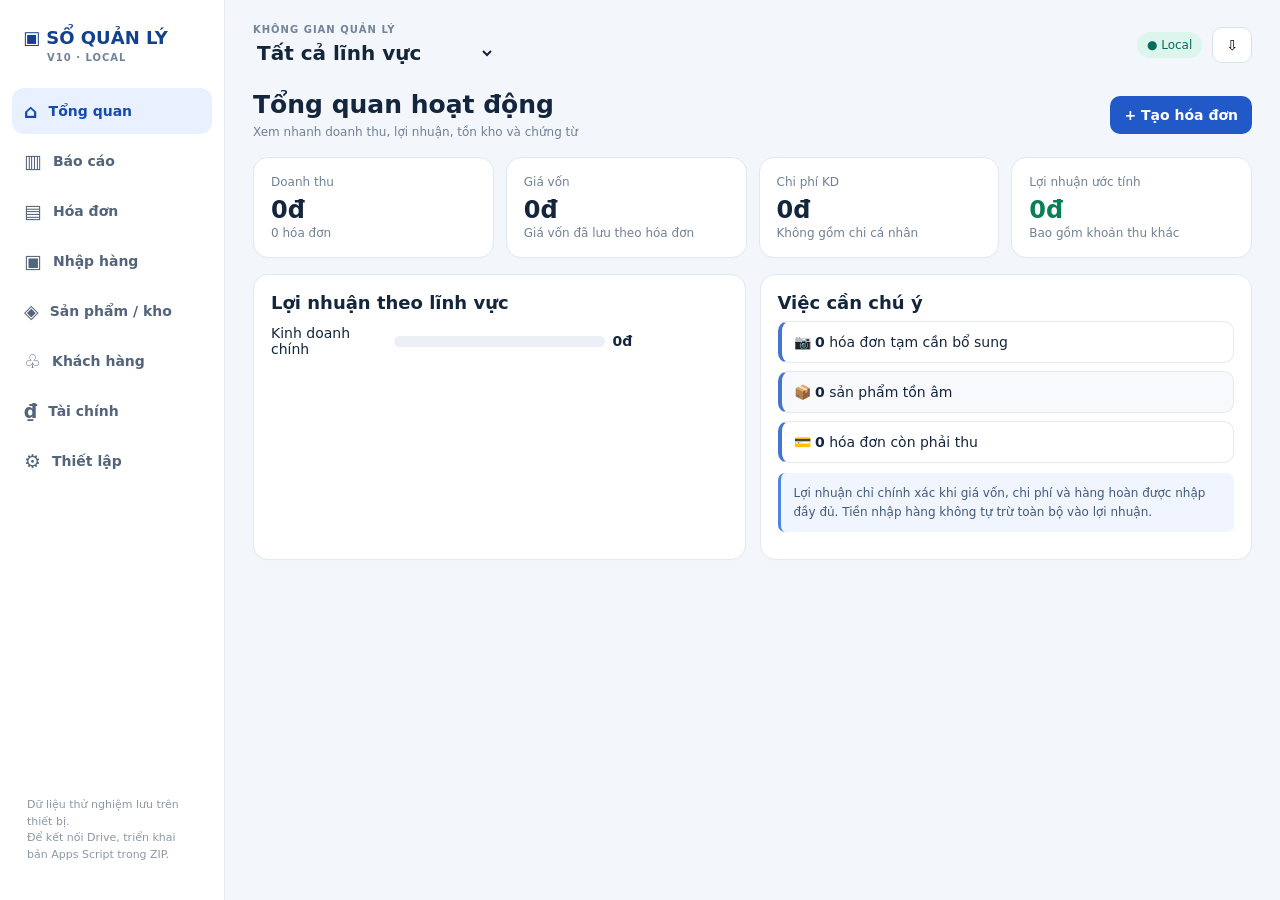
<file: index.html>
<!doctype html><html lang="vi"><head><meta charset="utf-8"><meta name="viewport" content="width=device-width,initial-scale=1,viewport-fit=cover"><meta name="theme-color" content="#173b77"><title>Sổ Quản Lý V10</title><link rel="stylesheet" href="style.css"></head><body><div class="app"><aside class="sidebar"><div class="logo">▣ <span>SỔ QUẢN LÝ</span><small>V10 · LOCAL</small></div><nav id="nav"></nav><div class="footnote">Dữ liệu thử nghiệm lưu trên thiết bị.<br>Để kết nối Drive, triển khai bản Apps Script trong ZIP.</div></aside><main class="main"><header class="top"><div><div class="eyebrow">KHÔNG GIAN QUẢN LÝ</div><select id="scope" aria-label="Chọn lĩnh vực"></select></div><div class="top-right"><span class="localtag">● Local</span><button class="iconbutton" id="backupTop" title="Xuất bản sao JSON">⇩</button></div></header><section id="view" aria-live="polite"></section></main></div><nav class="mobile-nav" id="mobileNav"></nav><dialog id="modal"><form method="dialog" class="modal-head"><h2 id="modalTitle">Nhập liệu</h2><button class="close" value="cancel" aria-label="Đóng">✕</button></form><div id="modalContent"></div></dialog><div class="toast" id="toast" role="status"></div><input type="file" id="importFile" hidden accept="application/json"><script src="app.js"></script></body></html>
</file>
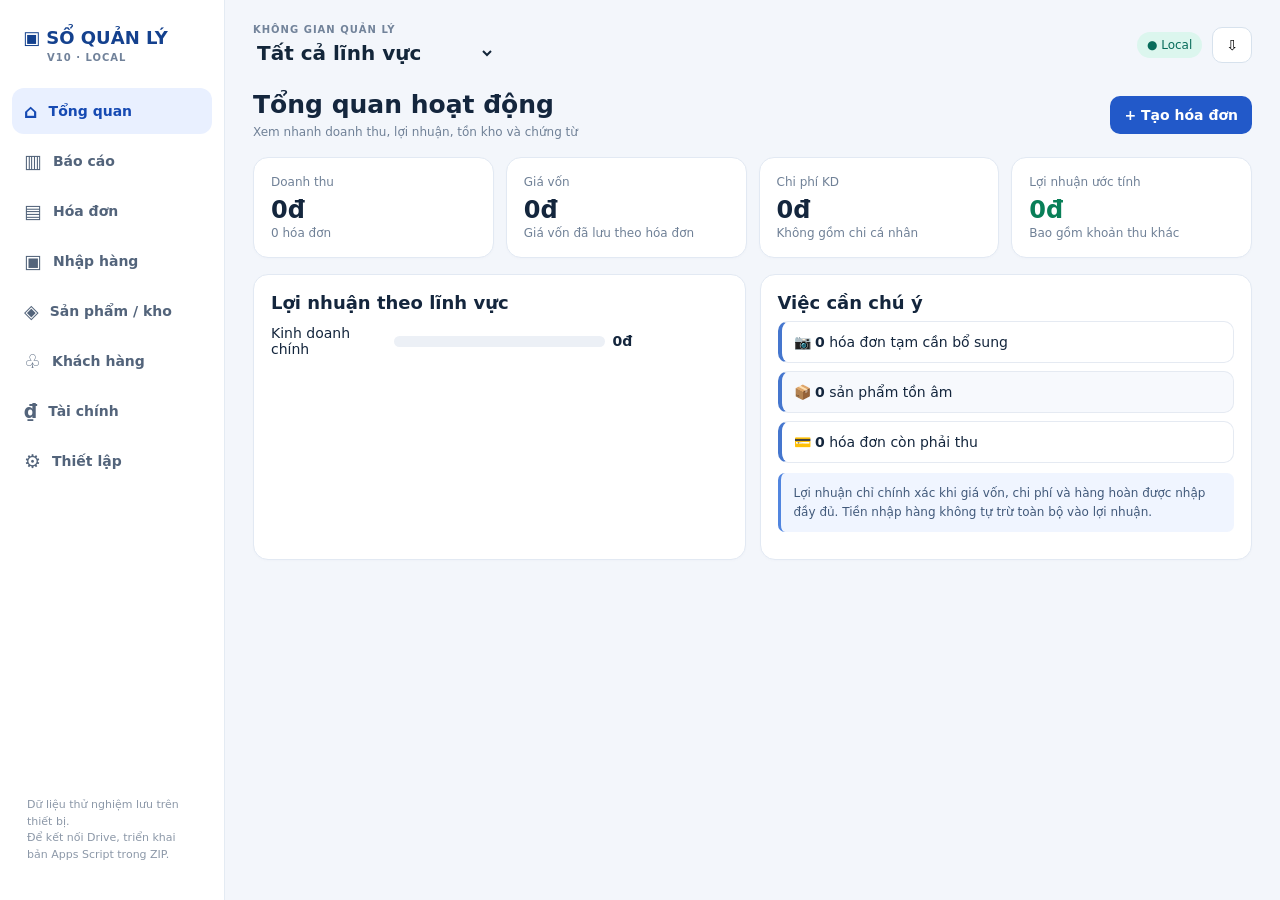
<file: apps-script/Index.html>
<!doctype html><html lang="vi"><head><meta charset="utf-8"><meta name="viewport" content="width=device-width,initial-scale=1,viewport-fit=cover"><meta name="theme-color" content="#173b77"><title>Sổ Quản Lý V10</title><style>:root{font-family:system-ui,-apple-system,'Segoe UI',sans-serif;color:#14263d;background:#f3f6fb;font-size:14px}*{box-sizing:border-box}body{margin:0}button,input,select,textarea{font:inherit}button{cursor:pointer}button:disabled{opacity:.45;cursor:not-allowed}input,select,textarea{width:100%;border:1px solid #ced9e8;border-radius:10px;padding:11px 12px;background:#fff;color:#13263a;min-width:0}input:focus,select:focus,textarea:focus{outline:2px solid #9fc3ff;border-color:#3c79e0}label{display:block;font-weight:650;font-size:12px;color:#506078;margin:0 0 5px}h1{font-size:25px;margin:0}h2{font-size:18px;margin:0}h3{font-size:15px;margin:0}.app{max-width:1600px;min-height:100dvh;margin:auto;display:flex}.sidebar{width:225px;flex-shrink:0;background:#fff;border-right:1px solid #e4ebf3;padding:22px 12px;display:flex;flex-direction:column;position:sticky;top:0;height:100dvh}.logo{font-weight:850;color:#14418e;font-size:18px;padding:5px 11px 25px}.logo small{font-size:10px;display:block;color:#71829a;margin:4px 0 0 24px;letter-spacing:1px}.sidebar nav{display:grid;gap:4px}.navbtn{border:0;background:transparent;border-radius:12px;padding:12px;text-align:left;display:flex;gap:11px;color:#53647b;font-weight:650;align-items:center}.navbtn.active{color:#164ab3;background:#e9f0ff}.navbtn .ic{font-size:19px}.footnote{margin-top:auto;font-size:11px;line-height:1.5;color:#8c98a8;padding:15px}.main{flex:1;min-width:0;padding:24px 28px 90px}.top{display:flex;justify-content:space-between;align-items:center;gap:12px;margin-bottom:24px}.eyebrow{font-size:10px;color:#72839a;letter-spacing:1px;font-weight:750;margin-bottom:5px}#scope{border:0;background:transparent;padding:0 25px 0 0;font-weight:850;font-size:20px;max-width:350px}.top-right{display:flex;gap:10px;align-items:center}.localtag{border-radius:20px;padding:6px 10px;color:#086c5b;background:#dcf6ee;font-size:12px}.iconbutton{border:1px solid #d7e2ed;background:white;border-radius:10px;padding:9px 13px}.page-head{display:flex;align-items:center;justify-content:space-between;gap:12px;margin-bottom:18px}.subtitle{color:#708197;margin-top:6px;font-size:12px}.btn{background:#2259c9;color:white;border:0;border-radius:10px;padding:11px 14px;font-weight:700;white-space:nowrap}.btn.alt{background:#e7efff;color:#2259c9}.btn.gray{background:#eef2f7;color:#334155}.btn.danger{background:#fee8e8;color:#b42318}.btn.sm{padding:7px 10px;font-size:12px}.cards{display:grid;grid-template-columns:repeat(4,minmax(0,1fr));gap:12px;margin-bottom:16px}.card,.panel{background:white;border:1px solid #e2e9f3;border-radius:15px;padding:17px;box-shadow:0 1px 3px #0e295005}.metric{font-size:24px;font-weight:850;margin:7px 0 2px;overflow-wrap:anywhere}.hint{font-size:12px;color:#708197}.positive{color:#097f58}.negative{color:#c23439}.warn{color:#b36c00}.content-grid{display:grid;grid-template-columns:1fr 1fr;gap:14px}.toolbar{display:flex;gap:9px;align-items:center;flex-wrap:wrap;margin-bottom:13px}.toolbar>*{max-width:240px}.table-wrap{overflow:auto}table{width:100%;border-collapse:collapse;white-space:nowrap;text-align:left}th,td{padding:11px;border-bottom:1px solid #edf1f7;font-size:13px}th{color:#73839b;font-size:11px;text-transform:uppercase}tbody tr:hover{background:#f8fbff}.chip{border-radius:100px;padding:4px 9px;font-size:11px;font-weight:750;background:#edf1f7;color:#53657b}.chip.warn{background:#fff1d9;color:#995a00}.chip.ok{background:#def6e9;color:#0e8057}.chip.bad{background:#fde9e9;color:#ba3131}.chip.blue{background:#e5efff;color:#2157b7}.row-actions{display:flex;gap:5px}.tabs{display:flex;gap:6px;margin:0 0 15px;flex-wrap:wrap}.tab{background:#e9edf4;border:0;border-radius:10px;padding:9px 12px;color:#4b617c}.tab.active{background:#2259c9;color:white}.barline{display:grid;grid-template-columns:115px 1fr 115px;align-items:center;gap:8px;margin:12px 0}.track{height:11px;border-radius:100px;background:#ecf0f6;overflow:hidden}.fill{height:100%;background:#487ce2;border-radius:100px}.cols2{display:grid;grid-template-columns:1fr 1fr;gap:12px}.cols3{display:grid;grid-template-columns:repeat(3,1fr);gap:12px}.field{margin-bottom:12px}.note{border-left:3px solid #5185df;background:#f0f5ff;padding:11px 13px;border-radius:7px;color:#425a7b;font-size:12px;line-height:1.55;margin:10px 0}.listline{border:1px solid #e5eaf2;border-left:4px solid #4576ce;border-radius:10px;padding:12px;margin:8px 0;background:#f7f9fd}.listline:nth-child(even){background:#fff}.side-by-side{display:flex;justify-content:space-between;gap:12px;align-items:center}.money{font-weight:750}.empty{padding:36px;text-align:center;color:#8392a5}.mobile-nav{display:none}dialog{border:0;border-radius:18px;padding:0;width:min(700px,calc(100vw - 20px));max-height:92dvh;box-shadow:0 22px 90px #0f23434a;overflow:auto}dialog::backdrop{background:#10243b9e}.modal-head{position:sticky;top:0;background:#fff;padding:18px 20px;border-bottom:1px solid #e5eaf2;display:flex;justify-content:space-between;z-index:3}.close{border:0;background:#f1f4f8;border-radius:9px;padding:8px 12px}#modalContent{padding:20px}.form-actions{display:flex;justify-content:flex-end;gap:8px;margin-top:14px}.toast{position:fixed;bottom:20px;left:50%;transform:translateX(-50%);background:#173b77;color:#fff;border-radius:12px;padding:13px 18px;display:none;z-index:9;max-width:90%}.thumb{max-width:150px;max-height:110px;border-radius:8px}.separator{border:0;border-top:1px solid #e4eaf1;margin:15px 0}details.filters{background:white;border:1px solid #e2e9f3;padding:12px 15px;border-radius:13px;margin-bottom:14px}details.filters summary{cursor:pointer;font-weight:750;color:#334c70}.smhelp{font-size:11px;color:#8191a4}@media(max-width:1050px){.cards{grid-template-columns:repeat(2,minmax(0,1fr))}.content-grid{grid-template-columns:1fr}}@media(max-width:740px){.sidebar{display:none}.main{padding:16px 12px 115px}.mobile-nav{position:fixed;bottom:0;left:0;right:0;z-index:4;background:#fff;border-top:1px solid #dce5ef;padding:6px 4px max(6px,env(safe-area-inset-bottom));display:grid;grid-template-columns:repeat(4,1fr);gap:1px}.mobile-nav .navbtn{display:flex;flex-direction:column;justify-content:center;text-align:center;gap:2px;font-size:10px;padding:7px 1px}.mobile-nav .navbtn .ic{font-size:20px}.top{margin-bottom:18px}.page-head{align-items:flex-start}.page-head h1{font-size:21px}.cards{gap:8px}.card,.panel{padding:12px}.metric{font-size:19px}.cols2,.cols3{grid-template-columns:1fr}.toolbar>*{max-width:100%}.barline{grid-template-columns:78px 1fr 85px;font-size:11px}.table-wrap{margin:0 -10px}#scope{font-size:17px;max-width:230px}dialog{width:calc(100vw - 12px);max-height:94dvh}#modalContent{padding:14px}.localtag{font-size:10px}}
</style></head><body><div class="app"><aside class="sidebar"><div class="logo">▣ <span>SỔ QUẢN LÝ</span><small>V10 · LOCAL</small></div><nav id="nav"></nav><div class="footnote">Dữ liệu thử nghiệm lưu trên thiết bị.<br>Để kết nối Drive, triển khai bản Apps Script trong ZIP.</div></aside><main class="main"><header class="top"><div><div class="eyebrow">KHÔNG GIAN QUẢN LÝ</div><select id="scope" aria-label="Chọn lĩnh vực"></select></div><div class="top-right"><span class="localtag">● Local</span><button class="iconbutton" id="backupTop" title="Xuất bản sao JSON">⇩</button></div></header><section id="view" aria-live="polite"></section></main></div><nav class="mobile-nav" id="mobileNav"></nav><dialog id="modal"><form method="dialog" class="modal-head"><h2 id="modalTitle">Nhập liệu</h2><button class="close" value="cancel" aria-label="Đóng">✕</button></form><div id="modalContent"></div></dialog><div class="toast" id="toast" role="status"></div><input type="file" id="importFile" hidden accept="application/json"><script>/* Sổ Quản Lý V9 — vanilla JS, zero third-party dependencies. Values of money are integer VND. */
'use strict';
const $=s=>document.querySelector(s), $$=s=>[...document.querySelectorAll(s)];
const uid=()=>globalThis.crypto?.randomUUID?.()||('id_'+Date.now()+'_'+Math.random().toString(36).slice(2));
const today=()=>new Date().toLocaleDateString('en-CA');
const money=n=>Math.round(Number(n)||0).toLocaleString('vi-VN')+'đ';
const esc=x=>String(x??'').replace(/[&<>"']/g,c=>({'&':'&amp;','<':'&lt;','>':'&gt;','"':'&quot;',"'":'&#39;'}[c]));
const num=x=>Number(x)||0;
const fmtDate=x=>x?new Date(x+'T12:00:00').toLocaleDateString('vi-VN'):'';
const setDate=(x)=>String(x||today()).slice(0,10);
const DBNAME='soquanly-v9';const STORE='snapshots';
const schema={businesses:[],accounts:[],customers:[],products:[],orders:[],purchases:[],movements:[],expenses:[],transfers:[],audit:[],settings:{},invoiceSequences:{}};
function initial(){let b=uid(),cash=uid(),bank=uid();return {...structuredClone(schema),businesses:[{id:b,name:'Kinh doanh chính',active:true,createdAt:today()}],accounts:[{id:cash,name:'Tiền mặt',opening:0,scope:'shared',businessId:null,active:true},{id:bank,name:'Ngân hàng',opening:0,scope:'shared',businessId:null,active:true}],settings:{defaultBusiness:b,defaultAccount:cash,defaultPersonalAccount:cash,defaultPurchaseAccount:cash,defaultSaleAccount:cash},invoiceSequences:{}}}
let db=initial(),route='dashboard',scope='all',reportMode='business',reportPeriod='month',reportMonth=today().slice(0,7),filterText='',editingLines=[],editingImage='',filterOpen=false;
const adapter={async load(){return new Promise((resolve)=>{try{const req=indexedDB.open(DBNAME,1);req.onupgradeneeded=()=>req.result.createObjectStore(STORE);req.onsuccess=()=>{const tx=req.result.transaction(STORE,'readonly');const get=tx.objectStore(STORE).get('data');get.onsuccess=()=>resolve(get.result||null);get.onerror=()=>resolve(null)};req.onerror=()=>resolve(JSON.parse(localStorage.getItem(DBNAME)||'null'))}catch(e){resolve(JSON.parse(localStorage.getItem(DBNAME)||'null'))}})},async save(obj){try{await new Promise((resolve,reject)=>{const req=indexedDB.open(DBNAME,1);req.onsuccess=()=>{const tx=req.result.transaction(STORE,'readwrite');tx.objectStore(STORE).put(obj,'data');tx.oncomplete=resolve;tx.onerror=reject};req.onerror=reject})}catch(e){localStorage.setItem(DBNAME,JSON.stringify(obj))}}};
function patch(raw){const d={...structuredClone(schema),...raw};for(const key of Object.keys(schema))if(Array.isArray(schema[key])&&!Array.isArray(d[key]))d[key]=[];d.settings||={};d.invoiceSequences||={};return d}
// Cloud mode is available only from the authorized Apps Script Web App URL.
const CLOUD_MODE=!!(window.google&&google.script&&google.script.run);
let cloudRevision=0, cloudBase=null,cloudReady=false,cloudBusy=false;
function cloudCall(name,arg){return new Promise((resolve,reject)=>google.script.run.withSuccessHandler(resolve).withFailureHandler(err=>reject(new Error(err?.message||String(err))))[name](arg))}
function changedRows(before,after){const changes=[];for(const key of Object.keys(schema)){
 if(Array.isArray(schema[key])){
  const oldMap=new Map((before[key]||[]).map(x=>[String(x.id),x]));const newMap=new Map((after[key]||[]).map(x=>[String(x.id),x]));
  for(const [id,item] of newMap){const old=oldMap.get(id);if(!old||JSON.stringify(old)!==JSON.stringify(item))changes.push({table:key,id,oldVersion:old?Number(old.version||0):0,record:item})}
  for(const [id,old] of oldMap)if(!newMap.has(id))changes.push({table:key,id,oldVersion:Number(old.version||0),deleted:true});
 }else if(JSON.stringify(before[key])!==JSON.stringify(after[key]))changes.push({table:key,id:'__singleton__',oldValue:before[key],value:after[key],singleton:true});
}return changes}
function showConnect(message='Lần đầu sử dụng, hãy kết nối Google Drive để tạo dữ liệu ứng dụng.'){
 let el=document.getElementById('cloudGate');if(!el){el=document.createElement('div');el.id='cloudGate';el.style='position:fixed;inset:0;z-index:99999;background:#f4f7fb;display:flex;align-items:center;justify-content:center;padding:18px;font-family:Arial,sans-serif';document.body.append(el)}
 el.innerHTML='<div style="background:white;border-radius:20px;padding:25px;max-width:460px;width:100%;box-shadow:0 14px 60px #0012"><h2 style="margin-top:0">☁ Kết nối Google Drive</h2><p id="gateMsg" style="line-height:1.6"></p><p style="font-size:13px;color:#666">Google có thể yêu cầu cấp quyền vào Drive và Sheets khi chạy lần đầu. Ứng dụng không yêu cầu N nhập mật khẩu Google trực tiếp.</p><button id="startConnect" style="background:#215bc5;color:white;border:0;padding:13px 18px;border-radius:10px;cursor:pointer;width:100%">Kết nối và khởi tạo dữ liệu</button><p style="font-size:12px;color:#666">Chỉ triển khai Web App cho người được phép sử dụng. Các nhân viên dùng chung URL, không cần chia sẻ mật khẩu.</p></div>';
 document.getElementById('gateMsg').textContent=message;
 document.getElementById('startConnect').onclick=async()=>{const b=document.getElementById('startConnect');b.disabled=true;b.textContent='Đang khởi tạo...';try{const data=await cloudCall('apiInitialize');cloudRevision=data.revision||0;db=patch(data.data);cloudBase=structuredClone(db);cloudReady=true;el.remove();render();toast('Đã kết nối Google Drive và tải dữ liệu')}catch(e){document.getElementById('gateMsg').textContent='Kết nối chưa thành công: '+e.message;b.disabled=false;b.textContent='Thử lại kết nối'}}
}
let saving=Promise.resolve();function persist(){const snapshot=structuredClone(db);saving=saving.then(async()=>{
 if(!CLOUD_MODE){await adapter.save(snapshot);return}
 if(!cloudReady)throw Error('Chưa kết nối Drive');
 const changes=changedRows(cloudBase,snapshot).filter(c=>c.table!=='invoiceSequences');if(!changes.length)return;
 const result=await cloudCall('apiCommit',{revision:cloudRevision,changes,requestId:uid()});
 if(!result.ok){cloudReady=false;showConnect('Dữ liệu đã thay đổi từ thiết bị khác hoặc phát hiện xung đột. Bấm kết nối để tải lại dữ liệu mới; thông tin chưa đồng bộ cần nhập lại.');throw Error(result.error||'SYNC_CONFLICT')}
 cloudRevision=result.revision;for(const assigned of result.assignedCodes||[]){const target=db.orders.find(o=>o.id===assigned.id);if(target)target.code=assigned.code;const original=snapshot.orders.find(o=>o.id===assigned.id);if(original)original.code=assigned.code;}cloudBase=structuredClone(snapshot);
 }).catch(e=>{toast('Đồng bộ chưa thành công: '+e.message);console.error(e)});return saving}

function audit(entity,id,action,before,after){db.audit.unshift({id:uid(),entity,entityId:id,action,date:new Date().toISOString(),before:before??null,after:after??null});if(db.audit.length>2000)db.audit.length=2000}
function storeRecord(key,record){const ix=db[key].findIndex(x=>x.id===record.id),old=ix<0?null:structuredClone(db[key][ix]);record={...record,version:(old?.version||0)+1,updatedAt:new Date().toISOString()};if(ix<0)db[key].push(record);else db[key][ix]=record;audit(key,record.id,old?'update':'create',old,record);persist();render();return record}
function removeRecord(key,id){const old=db[key].find(x=>x.id===id);if(!old)return;db[key]=db[key].filter(x=>x.id!==id);audit(key,id,'delete',old,null);persist();render()}
function askDelete(key,id){if(confirm('Xác nhận xóa? Đây là dữ liệu demo. Lịch sử thay đổi vẫn được ghi nhận.'))removeRecord(key,id)}
function toast(t){const el=$('#toast');el.textContent=t;el.style.display='block';clearTimeout(toast.timer);toast.timer=setTimeout(()=>el.style.display='none',3200)}
const activeBusinesses=()=>db.businesses.filter(x=>x.active!==false);
const bname=id=>db.businesses.find(x=>x.id===id)?.name||'Không xác định';
const aname=id=>db.accounts.find(x=>x.id===id)?.name||'Nguồn không xác định';
const pname=id=>db.products.find(x=>x.id===id)?.name||'Sản phẩm đã xóa';
const cname=id=>db.customers.find(x=>x.id===id)?.name||'Khách lẻ';
const filteredBiz=id=>scope==='all'||scope===id;
const availableAccounts=b=>db.accounts.filter(a=>a.active!==false&&(a.scope==='shared'||a.businessId===b));
function accountOptions(b,selected){return availableAccounts(b).map(a=>`<option value="${esc(a.id)}" ${a.id===selected?'selected':''}>${esc(a.name)} — ${money(accountBalance(a.id))}</option>`).join('')}
function businessOptions(sel){return activeBusinesses().map(b=>`<option value="${esc(b.id)}" ${sel===b.id?'selected':''}>${esc(b.name)}</option>`).join('')}
function selectProductOptions(b){return db.products.filter(p=>p.businessId===b&&p.active!==false).map(p=>`<option value="${esc(p.id)}">${esc(p.name)} · ${esc(p.sku||'')} · tồn ${qtyStock(p.id)}</option>`).join('')}
function signedMovements(){const moves=[];for(const o of db.orders){if(o.kind==='temporary')continue;const paid=num(o.paid);if(paid)moves.push({accountId:o.accountId,value:paid,kind:'sale',ref:o.id});if(o.status==='returned'&&num(o.refund))moves.push({accountId:o.refundAccountId||o.accountId,value:-num(o.refund),kind:'refund',ref:o.id})}for(const p of db.purchases){if(num(p.paid))moves.push({accountId:p.accountId,value:-num(p.paid),kind:'purchase',ref:p.id})}for(const e of db.expenses){moves.push({accountId:e.accountId,value:e.type==='income'?num(e.amount):-num(e.amount),kind:e.type,ref:e.id})}for(const t of db.transfers){moves.push({accountId:t.from,value:-num(t.amount),kind:'transfer',ref:t.id},{accountId:t.to,value:num(t.amount),kind:'transfer',ref:t.id})}return moves}
function accountBalance(id){return num(db.accounts.find(a=>a.id===id)?.opening)+signedMovements().filter(x=>x.accountId===id).reduce((s,x)=>s+x.value,0)}
function inventoryEvents(pid){let events=[];const p=db.products.find(x=>x.id===pid);if(!p)return events;events.push({date:'1900-01-01',type:'opening',delta:num(p.openingQty),unit:num(p.openingCost)});for(const x of db.purchases)for(const l of x.lines||[])if(l.productId===pid)events.push({date:x.date,type:'purchase',delta:num(l.qty),unit:num(l.cost),id:x.id});for(const x of db.orders)if(x.kind!=='temporary')for(const l of x.lines||[])if(l.productId===pid){events.push({date:x.date,type:'sale',delta:-num(l.qty),unit:0,id:x.id});if(x.status==='returned'&&x.restock!==false)events.push({date:x.returnDate||x.date,type:'return',delta:num(l.qty),unit:num(l.costSnapshot),id:x.id+'r'})}for(const x of db.movements)if(x.productId===pid)events.push({date:x.date,type:'adjust',delta:num(x.qty),unit:num(x.unitCost),id:x.id});return events.sort((a,b)=>a.date.localeCompare(b.date)||({opening:0,purchase:1,adjust:2,sale:3,return:4}[a.type]-{opening:0,purchase:1,adjust:2,sale:3,return:4}[b.type]))}
function qtyStock(pid){return inventoryEvents(pid).reduce((s,x)=>s+x.delta,0)}
function averageCost(pid){let qty=0,value=0;for(const ev of inventoryEvents(pid)){if(ev.delta>0){const u=ev.type==='return'?ev.unit:ev.unit|| (qty>0?value/qty:0);qty+=ev.delta;value+=ev.delta*u}else if(ev.delta<0){const mean=qty>0?value/qty:0;qty+=ev.delta;value=Math.max(0,value+ev.delta*mean);if(qty<=0){value=0}}}return qty>0?value/qty:0}
function quoteCost(pid,date){let qty=0,value=0;for(const ev of inventoryEvents(pid).filter(x=>x.date<=date)){if(ev.delta>0){qty+=ev.delta;value+=ev.delta*(ev.unit|| (qty>ev.delta?value/(qty-ev.delta):0))}else{const avg=qty>0?value/qty:0;qty+=ev.delta;value=Math.max(0,value+ev.delta*avg);if(qty<=0)value=0}}return qty>0?value/qty:num(db.products.find(p=>p.id===pid)?.openingCost)}
function stats(b='all',month=null){const match=id=>b==='all'||id===b, inTime=date=>!month||String(date||'').slice(0,7)===month;let revenue=0,cogs=0,expense=0,other=0,sales=0;for(const o of db.orders){if(o.kind==='temporary'||o.status==='returned'||!match(o.businessId)||!inTime(o.date))continue;sales++;revenue+=num(o.total);cogs+=(o.lines||[]).reduce((s,l)=>s+num(l.qty)*num(l.costSnapshot),0)}for(const e of db.expenses){if(e.domain!=='business'||!inTime(e.date))continue;for(const a of e.allocations||[{businessId:e.businessId,amount:e.amount}])if(match(a.businessId)){if(e.type==='income')other+=num(a.amount);else expense+=num(a.amount)}}return {revenue,cogs,expense,other,profit:revenue-cogs-expense+other,sales}}
function getScopeBusiness(){return scope==='all'?(db.settings.defaultBusiness||activeBusinesses()[0]?.id):scope}
function el(head,body='',button=''){return `<div class="page-head"><div><h1>${head}</h1><div class="subtitle">${body}</div></div>${button}</div>`}
function metric(t,v,h='',cl=''){return `<div class="card"><div class="hint">${esc(t)}</div><div class="metric ${cl}">${v}</div><div class="hint">${h}</div></div>`}
const tabs=[['dashboard','⌂','Tổng quan'],['reports','▥','Báo cáo'],['orders','▤','Hóa đơn'],['purchases','▣','Nhập hàng'],['products','◈','Sản phẩm / kho'],['customers','♧','Khách hàng'],['finance','₫','Tài chính'],['settings','⚙','Thiết lập']];
function nav(){const html=tabs.map(([id,icon,name])=>`<button class="navbtn ${id===route?'active':''}" data-route="${id}"><span class="ic">${icon}</span><span>${name}</span></button>`).join('');$('#nav').innerHTML=html;$('#mobileNav').innerHTML=html}
function render(){nav();$('#scope').innerHTML=`<option value="all">Tất cả lĩnh vực</option>`+businessOptions(scope);$('#scope').value=scope;const views={dashboard, reports,orders,purchases,products,customers,finance,settings};$('#view').innerHTML=views[route]();}
function dashboard(){const s=stats(scope);const tmp=db.orders.filter(x=>x.kind==='temporary'&&filteredBiz(x.businessId)).length;const rows=activeBusinesses().filter(b=>filteredBiz(b.id)).map(b=>({name:b.name,...stats(b.id)}));return el('Tổng quan hoạt động','Xem nhanh doanh thu, lợi nhuận, tồn kho và chứng từ',`<button class="btn" data-action="neworder">+ Tạo hóa đơn</button>`)+`<div class="cards">${metric('Doanh thu',money(s.revenue),s.sales+' hóa đơn')}${metric('Giá vốn',money(s.cogs),'Giá vốn đã lưu theo hóa đơn')}${metric('Chi phí KD',money(s.expense),'Không gồm chi cá nhân')}${metric('Lợi nhuận ước tính',money(s.profit),'Bao gồm khoản thu khác',s.profit<0?'negative':'positive')}</div><div class="content-grid"><div class="panel"><h2>Lợi nhuận theo lĩnh vực</h2>${bars(rows.map(r=>({label:r.name,value:r.profit})))}</div><div class="panel"><h2>Việc cần chú ý</h2><div class="listline">📷 <b>${tmp}</b> hóa đơn tạm cần bổ sung</div><div class="listline">📦 <b>${db.products.filter(p=>filteredBiz(p.businessId)&&qtyStock(p.id)<0).length}</b> sản phẩm tồn âm</div><div class="listline">💳 <b>${db.orders.filter(o=>o.kind!=='temporary'&&o.status!=='returned'&&filteredBiz(o.businessId)&&num(o.paid)<num(o.total)).length}</b> hóa đơn còn phải thu</div><div class="note">Lợi nhuận chỉ chính xác khi giá vốn, chi phí và hàng hoàn được nhập đầy đủ. Tiền nhập hàng không tự trừ toàn bộ vào lợi nhuận.</div></div></div>`}
function bars(rows){let max=Math.max(1,...rows.map(r=>Math.abs(r.value)));return rows.length?rows.map(r=>`<div class="barline"><span>${esc(r.label)}</span><div class="track"><div class="fill" style="width:${Math.abs(r.value)/max*100}%;background:${r.value<0?'#dc6565':'#4b7ddd'}"></div></div><b class="${r.value<0?'negative':''}">${money(r.value)}</b></div>`).join(''):'<div class="empty">Chưa có dữ liệu</div>'}
function reports(){const choices=`<div class="tabs"><button class="tab ${reportMode==='business'?'active':''}" data-action="reportMode" data-val="business">Kinh doanh</button><button class="tab ${reportMode==='personal'?'active':''}" data-action="reportMode" data-val="personal">Cá nhân</button></div><div class="toolbar"><select id="period"><option value="month" ${reportPeriod==='month'?'selected':''}>Theo tháng</option><option value="year" ${reportPeriod==='year'?'selected':''}>Theo năm</option></select><input id="month" type="${reportPeriod==='month'?'month':'number'}" min="2020" max="2100" value="${reportPeriod==='month'?reportMonth:reportMonth.slice(0,4)}"></div>`;if(reportMode==='personal'){const rows=db.expenses.filter(e=>e.domain==='personal'&&e.date.startsWith(reportPeriod==='month'?reportMonth:reportMonth.slice(0,4)));const income=rows.filter(e=>e.type==='income').reduce((s,e)=>s+num(e.amount),0),out=rows.filter(e=>e.type==='expense').reduce((s,e)=>s+num(e.amount),0);const cat={};rows.filter(e=>e.type==='expense').forEach(e=>cat[e.category]=(cat[e.category]||0)+num(e.amount));return el('Báo cáo tài chính','Theo dõi số liệu theo tháng hoặc năm')+choices+`<div class="cards">${metric('Thu nhập',money(income))}${metric('Chi tiêu',money(out))}${metric('Chênh lệch',money(income-out))}${metric('Giao dịch',rows.length)}</div><div class="panel"><h2>Chi theo danh mục</h2>${bars(Object.entries(cat).map(([label,value])=>({label,value})))}</div>`}const yr=reportMonth.slice(0,4),period=reportPeriod==='month'?reportMonth:null;let tot=stats(scope,period);if(reportPeriod==='year'){tot={revenue:0,cogs:0,expense:0,other:0,profit:0,sales:0};for(let m=1;m<=12;m++){const s=stats(scope,yr+'-'+String(m).padStart(2,'0'));for(const k of Object.keys(tot))tot[k]+=s[k]}}const series=reportPeriod==='month'?activeBusinesses().filter(b=>filteredBiz(b.id)).map(b=>({label:b.name,value:stats(b.id,period).profit})):Array.from({length:12},(_,i)=>({label:'Tháng '+(i+1),value:stats(scope,yr+'-'+String(i+1).padStart(2,'0')).profit}));return el('Báo cáo tài chính','So sánh lợi nhuận và doanh thu theo lĩnh vực / thời gian')+choices+`<div class="cards">${metric('Doanh thu',money(tot.revenue))}${metric('Giá vốn',money(tot.cogs))}${metric('Chi phí',money(tot.expense))}${metric('Lợi nhuận',money(tot.profit),'Thu khác: '+money(tot.other),tot.profit<0?'negative':'positive')}</div><div class="content-grid"><div class="panel"><h2>Biểu đồ lợi nhuận</h2>${bars(series)}</div><div class="panel"><h2>So sánh theo lĩnh vực</h2><div class="table-wrap"><table><thead><tr><th>Lĩnh vực</th><th>Doanh thu</th><th>Lợi nhuận</th></tr></thead><tbody>${activeBusinesses().filter(b=>filteredBiz(b.id)).map(b=>{const s=stats(b.id,period);return `<tr><td>${esc(b.name)}</td><td>${money(s.revenue)}</td><td>${money(s.profit)}</td></tr>`}).join('')}</tbody></table></div></div></div><div class="note">Giá vốn là giá snapshot tại lúc tạo đơn. Bản demo chưa tự tính lại các đơn cũ khi thêm phiếu nhập quá khứ. Báo cáo theo ngày của cá nhân có thể xem qua danh sách giao dịch và lọc ngày.</div>`}
function orders(){const all=db.orders.filter(o=>filteredBiz(o.businessId));let rows=all.filter(o=>{if(!filterText)return true;let h=(o.code+' '+cname(o.customerId)+' '+(db.customers.find(c=>c.id===o.customerId)?.phone||'')).toLowerCase();return h.includes(filterText.toLowerCase())});const temps=all.filter(o=>o.kind==='temporary').length;return el('Hóa đơn bán hàng','Tạo đơn, lưu ảnh hóa đơn tạm, quản lý trạng thái và khách hàng',`<div class="toolbar"><button class="btn alt" data-action="newtemp">📷 Hóa đơn tạm</button><button class="btn" data-action="neworder">+ Hóa đơn mới</button></div>`)+`<div class="panel" style="margin-bottom:12px"><span class="chip warn">📷 ${temps} hóa đơn tạm chưa hoàn thiện</span> <span class="chip blue">${all.length} hóa đơn tổng</span></div><details class="filters" ${filterOpen?'open':''}><summary>Bộ lọc tìm kiếm ▾</summary><div class="cols3" style="margin-top:12px"><div><label>Tên KH / SĐT / mã</label><input id="orderSearch" value="${esc(filterText)}" placeholder="Nhập từ khóa"></div><div><label>Ngày</label><input type="date" id="orderDate"></div><div><label>Trạng thái</label><select id="orderStatus"><option value="all">Tất cả</option><option value="temporary">Tạm</option><option value="shipped">Đã gửi</option><option value="completed">Hoàn thành</option><option value="returned">Hoàn hàng</option></select></div></div><button class="btn sm alt" data-action="filterOrders" style="margin-top:9px">Lọc</button></details><div class="panel table-wrap"><table><thead><tr><th>Mã hóa đơn</th><th>Ngày</th><th>Khách hàng</th><th>Lĩnh vực</th><th>Tổng</th><th>Đã thu</th><th>Trạng thái</th><th>Thao tác</th></tr></thead><tbody id="orderRows">${orderRows(rows)}</tbody></table></div>`}
function orderRows(rows){return rows.slice().reverse().map(o=>`<tr data-date="${o.date}" data-status="${o.kind==='temporary'?'temporary':o.status}"><td><b>${esc(o.code)}</b></td><td>${fmtDate(o.date)}</td><td>${esc(cname(o.customerId))}</td><td>${esc(bname(o.businessId))}</td><td>${money(o.total)}</td><td>${money(o.paid)}</td><td><span class="chip ${o.kind==='temporary'?'warn':o.status==='returned'?'bad':o.status==='completed'?'ok':'blue'}">${o.kind==='temporary'?'📷 Tạm':({shipped:'Đã gửi',completed:'Hoàn thành',returned:'Hoàn hàng'}[o.status]||o.status)}</span></td><td><div class="row-actions"><button class="btn sm alt" data-action="editorder" data-id="${o.id}">Sửa</button><button class="btn sm gray" data-action="status" data-id="${o.id}">Trạng thái</button><button class="btn sm danger" data-action="delete" data-table="orders" data-id="${o.id}">Xóa</button></div></td></tr>`).join('')||'<tr><td colspan="8" class="empty">Chưa có hóa đơn</td></tr>'}
function purchases(){const rows=db.purchases.filter(p=>filteredBiz(p.businessId));return el('Nhập hàng & tồn kho','Phiếu nhập nhiều dòng; chi tiền nhập hàng từ nguồn thực tế',`<button class="btn" data-action="newpurchase">+ Phiếu nhập</button>`)+`<div class="panel table-wrap"><table><thead><tr><th>Ngày</th><th>Nhà cung cấp</th><th>Lĩnh vực</th><th>Chi tiết</th><th>Giá trị</th><th>Đã trả</th><th>Thao tác</th></tr></thead><tbody>${rows.slice().reverse().map(x=>`<tr><td>${fmtDate(x.date)}</td><td>${esc(x.supplier)}</td><td>${esc(bname(x.businessId))}</td><td>${x.lines.length} mặt hàng</td><td>${money(x.total)}</td><td>${money(x.paid)}</td><td><button class="btn sm alt" data-action="editpurchase" data-id="${x.id}">Sửa</button> <button class="btn sm danger" data-action="delete" data-table="purchases" data-id="${x.id}">Xóa</button></td></tr>`).join('')||'<tr><td colspan="7" class="empty">Chưa có phiếu nhập</td></tr>'}</tbody></table></div>`}
function products(){let rows=db.products.filter(x=>filteredBiz(x.businessId));return el('Sản phẩm & tồn kho','Giá bán, tồn đầu kỳ, giá vốn bình quân ước tính, lịch sử thay đổi',`<div class="toolbar"><button class="btn alt" data-action="stockadjust">± Điều chỉnh kho</button><button class="btn" data-action="newproduct">+ Sản phẩm</button></div>`)+`<details class="filters" ${filterOpen?'open':''}><summary>Tìm kiếm sản phẩm ▾</summary><div class="toolbar" style="margin-top:10px"><input placeholder="Tên sản phẩm, SKU" id="productSearch"><button class="btn sm alt" data-action="filterProducts">Lọc</button></div></details><div class="panel table-wrap"><table><thead><tr><th>Mã</th><th>Sản phẩm</th><th>Lĩnh vực</th><th>Giá bán</th><th>Tồn kho</th><th>Giá vốn TB</th><th>Thao tác</th></tr></thead><tbody id="productRows">${productRows(rows)}</tbody></table></div>`}
function productRows(rows){return rows.map(p=>`<tr><td>${esc(p.sku||'—')}</td><td><b>${esc(p.name)}</b></td><td>${esc(bname(p.businessId))}</td><td>${money(p.price)}</td><td class="${qtyStock(p.id)<0?'negative':''}">${qtyStock(p.id)}</td><td>${money(averageCost(p.id))}</td><td><div class="row-actions"><button class="btn sm alt" data-action="editproduct" data-id="${p.id}">Sửa</button><button class="btn sm gray" data-action="history" data-table="products" data-id="${p.id}">Lịch sử</button></div></td></tr>`).join('')||'<tr><td colspan="7" class="empty">Chưa có sản phẩm</td></tr>'}
function customers(){return el('Khách hàng','Danh bạ chung, dùng cho mọi lĩnh vực',`<button class="btn" data-action="newcustomer">+ Thêm khách</button>`)+`<details class="filters" ${filterOpen?'open':''}><summary>Tìm kiếm khách hàng ▾</summary><div class="toolbar" style="margin-top:10px"><input placeholder="Tên / số điện thoại" id="customerSearch"><button class="btn sm alt" data-action="filterCustomers">Lọc</button></div></details><div class="panel table-wrap"><table><thead><tr><th>Tên</th><th>Điện thoại</th><th>Địa chỉ</th><th>Đơn hàng</th><th>Thao tác</th></tr></thead><tbody id="customerRows">${customerRows(db.customers)}</tbody></table></div>`}
function customerRows(rows){return rows.map(c=>`<tr><td><b>${esc(c.name)}</b></td><td>${esc(c.phone)}</td><td>${esc(c.address)}</td><td>${db.orders.filter(o=>o.customerId===c.id).length}</td><td><button class="btn sm alt" data-action="editcustomer" data-id="${c.id}">Sửa</button></td></tr>`).join('')||'<tr><td colspan="5" class="empty">Chưa có khách</td></tr>'}
function finance(){const accounts=db.accounts.filter(a=>a.active!==false),tr=db.expenses.filter(e=>e.domain==='business'?filteredBiz(e.businessId):true);return el('Tài chính & nguồn tiền','Nguồn tiền dùng chung cho kinh doanh và cá nhân',`<button class="btn" data-action="newexpense">+ Ghi thu / chi</button>`)+`<div class="cards">${accounts.slice(0,4).map(a=>metric(a.name,money(accountBalance(a.id)),a.scope==='shared'?'Dùng chung':'Riêng: '+bname(a.businessId))).join('')}</div><div class="toolbar"><button class="btn alt" data-action="newaccount">+ Nguồn tiền</button><button class="btn alt" data-action="transfer">⇆ Chuyển tiền</button><button class="btn gray" data-action="categories">Quản lý loại chi phí</button></div><div class="panel table-wrap"><h2>Thu / chi & giao dịch tiền</h2><div class="note">Nhập tại đây khi phát sinh phí ship, bao bì, quảng cáo, sinh hoạt cá nhân hoặc khoản thu khác. Tiền bán hàng nhập ở Hóa đơn; tiền nhập hàng nhập ở Phiếu nhập — tránh ghi trùng.</div><table><thead><tr><th>Ngày</th><th>Nhóm</th><th>Loại</th><th>Danh mục</th><th>Nguồn tiền</th><th>Số tiền</th><th>Thao tác</th></tr></thead><tbody>${tr.slice().reverse().map(e=>`<tr><td>${fmtDate(e.date)}</td><td>${e.domain==='personal'?'Cá nhân':esc(bname(e.businessId))}</td><td>${e.type==='income'?'Thu':'Chi'}</td><td>${esc(e.category)}</td><td>${esc(aname(e.accountId))}</td><td class="${e.type==='expense'?'negative':'positive'}">${e.type==='expense'?'-':'+'}${money(e.amount)}</td><td><button class="btn sm alt" data-action="editexpense" data-id="${e.id}">Sửa</button> <button class="btn sm danger" data-action="delete" data-table="expenses" data-id="${e.id}">Xóa</button></td></tr>`).join('')||'<tr><td colspan="7" class="empty">Chưa phát sinh thu chi</td></tr>'}</tbody></table></div>`}
function settings(){return el('Thiết lập','Quản lý lĩnh vực và cấu hình mặc định — không cần chỉnh source')+`<div class="content-grid"><div class="panel"><div class="side-by-side"><h2>Lĩnh vực kinh doanh</h2><button class="btn sm" data-action="newbusiness">+ Thêm</button></div>${db.businesses.map(b=>`<div class="listline side-by-side"><span>${esc(b.name)} ${b.active===false?'<span class="chip">Đã ẩn</span>':''}</span><button class="btn sm alt" data-action="editbusiness" data-id="${b.id}">Chỉnh sửa</button></div>`).join('')}</div><div class="panel"><h2>Nguồn tiền mặc định</h2><div class="note">Có thể chọn lại khi nhập chứng từ.</div>${[['defaultSaleAccount','Hóa đơn bán'],['defaultPurchaseAccount','Nhập hàng'],['defaultAccount','Chi phí kinh doanh'],['defaultPersonalAccount','Chi tiêu cá nhân']].map(([k,label])=>`<div class="field"><label>${label}</label><select data-setting="${k}">${db.accounts.filter(x=>x.active!==false).map(a=>`<option value="${a.id}" ${db.settings[k]===a.id?'selected':''}>${esc(a.name)}</option>`).join('')}</select></div>`).join('')}<button class="btn sm alt" data-action="newaccount">+ Tạo nguồn tiền</button></div></div><div class="panel" style="margin-top:14px"><h2>Sao lưu / phục hồi</h2><p class="hint">Xuất JSON định kỳ. Nhập JSON sẽ thay toàn bộ dữ liệu đang có trên thiết bị.</p><div class="toolbar"><button class="btn alt" data-action="export">Tải bản sao JSON</button><button class="btn gray" data-action="import">Nhập bản sao JSON</button><button class="btn gray" data-action="auditall">Xem lịch sử chỉnh sửa</button></div></div>`}
function field(label,id,type='text',value='',extra=''){return `<div class="field"><label for="${id}">${label}</label><input id="${id}" type="${type}" value="${esc(value)}" ${extra}></div>`}
function selectField(label,id,options){return `<div class="field"><label for="${id}">${label}</label><select id="${id}">${options}</select></div>`}
function modal(title,html,save){$('#modalTitle').textContent=title;$('#modalContent').innerHTML=`${html}<div class="form-actions"><button class="btn gray" id="cancelModal">Hủy</button><button class="btn" id="saveModal">Lưu dữ liệu</button></div>`;$('#modal').showModal();$('#cancelModal').onclick=()=>$('#modal').close();$('#saveModal').onclick=()=>{try{const r=save();if(r!==false){$('#modal').close();toast('Đã lưu thành công')}}catch(e){toast(e.message)}}}
const val=id=>$('#'+id)?.value, requireText=(x,label)=>{if(!String(x||'').trim())throw Error('Cần nhập '+label);return x.trim()},requireMoney=(x,label,zero=false)=>{let v=Number(x);if(!Number.isFinite(v)||v<(zero?0:0.00001))throw Error(label+' phải là số hợp lệ');return v};
function businessForm(id){const old=db.businesses.find(x=>x.id===id);modal(old?'Sửa lĩnh vực':'Tạo lĩnh vực',field('Tên lĩnh vực','bizName','text',old?.name)+selectField('Trạng thái','bizActive',`<option value="true">Đang sử dụng</option><option value="false" ${old?.active===false?'selected':''}>Tạm ẩn</option>`),()=>{const r=storeRecord('businesses',{...old,id:old?.id||uid(),name:requireText(val('bizName'),'tên lĩnh vực'),active:val('bizActive')==='true'});db.settings.defaultBusiness||=r.id;persist()})}
function customerForm(id){const old=db.customers.find(x=>x.id===id);modal(old?'Sửa khách hàng':'Thêm khách hàng',field('Tên khách hàng','name','text',old?.name)+field('Điện thoại','phone','tel',old?.phone)+field('Địa chỉ','address','text',old?.address),()=>storeRecord('customers',{...old,id:old?.id||uid(),name:requireText(val('name'),'tên khách'),phone:val('phone').trim(),address:val('address').trim()}))}
function productForm(id){const old=db.products.find(x=>x.id===id),b=old?.businessId||getScopeBusiness();modal(old?'Sửa sản phẩm':'Tạo sản phẩm',selectField('Lĩnh vực','biz',businessOptions(b))+field('SKU / Mã sản phẩm','sku','text',old?.sku)+field('Tên sản phẩm','name','text',old?.name)+`<div class="cols2">${field('Giá bán dự kiến','price','number',old?.price||0,'min="0"')}${field('Số dư tồn đầu kỳ','openingQty','number',old?.openingQty||0)}</div>`+field('Đơn giá vốn đầu kỳ','openingCost','number',old?.openingCost||0),()=>storeRecord('products',{...old,id:old?.id||uid(),businessId:val('biz'),sku:val('sku').trim(),name:requireText(val('name'),'tên sản phẩm'),price:requireMoney(val('price'),'Giá bán',true),openingQty:num(val('openingQty')),openingCost:requireMoney(val('openingCost'),'Giá vốn',true),active:true}))}
function accountForm(){modal('Thêm nguồn tiền',field('Tên nguồn tiền','accountName')+field('Số dư mở đầu','opening','number',0)+selectField('Phạm vi','accountScope','<option value="shared">Dùng chung toàn bộ</option><option value="private">Riêng một lĩnh vực</option>')+selectField('Lĩnh vực được dùng','business',businessOptions(getScopeBusiness())),()=>storeRecord('accounts',{id:uid(),name:requireText(val('accountName'),'tên nguồn'),opening:num(val('opening')),scope:val('accountScope')==='shared'?'shared':'private',businessId:val('accountScope')==='shared'?null:val('business'),active:true}))}
function transferForm(){const opts=db.accounts.filter(x=>x.active!==false).map(a=>`<option value="${a.id}">${esc(a.name)} (${money(accountBalance(a.id))})</option>`).join('');modal('Chuyển tiền nội bộ',selectField('Nguồn chuyển','from',opts)+selectField('Nguồn nhận','to',opts)+field('Số tiền','amount','number',0,'min="1"')+field('Ngày','date','date',today()),()=>{if(val('from')===val('to'))throw Error('Nguồn chuyển và nhận phải khác nhau');storeRecord('transfers',{id:uid(),from:val('from'),to:val('to'),amount:requireMoney(val('amount'),'Số tiền'),date:val('date')})})}
const defaultCategories=['Phí ship / giao hàng','Phí hoàn hàng','Bao bì / đóng gói','Quảng cáo','Mặt bằng','Điện nước','Nhân công','Chi phí khác'];
function categories(){let c=db.settings.categories||defaultCategories;modal('Quản lý loại chi phí',`<div class="note">Danh mục cũ vẫn lưu theo tên đã ghi trên giao dịch, đổi tên không làm mất lịch sử.</div><div id="categoryList">${c.map((x,i)=>`<div class="listline side-by-side"><span>${esc(x)}</span><button class="btn sm danger" data-cat-remove="${i}">Xóa</button></div>`).join('')}</div>${field('Loại chi phí mới','newCat')}`,()=>{const name=val('newCat').trim();if(name&&!c.includes(name))c.push(name);db.settings.categories=c;persist();render()});$('#categoryList').onclick=e=>{const index=e.target.dataset.catRemove;if(index===undefined)return;c.splice(Number(index),1);db.settings.categories=c;persist();$('#categoryList').innerHTML=c.map((x,i)=>`<div class="listline side-by-side"><span>${esc(x)}</span><button class="btn sm danger" data-cat-remove="${i}">Xóa</button></div>`).join('')}}
function expenseForm(id){const old=db.expenses.find(e=>e.id===id);const b=old?.businessId||getScopeBusiness();const cats=db.settings.categories||defaultCategories;modal(old?'Sửa thu chi':'Ghi thu / chi',selectField('Nhóm','domain',`<option value="business" ${old?.domain!=='personal'?'selected':''}>Kinh doanh</option><option value="personal" ${old?.domain==='personal'?'selected':''}>Cá nhân</option>`)+selectField('Loại','type',`<option value="expense" ${old?.type!=='income'?'selected':''}>Chi tiền</option><option value="income" ${old?.type==='income'?'selected':''}>Thu tiền khác</option>`)+selectField('Lĩnh vực hưởng chi phí','biz',businessOptions(b))+selectField('Nguồn tiền','account',accountOptions(b,old?.accountId||db.settings.defaultAccount))+selectField('Danh mục','cat',Array.from(new Set([...cats,'Ăn uống','Gia đình','Đi lại','Lương','Khác',old?.category].filter(Boolean))).map(s=>`<option ${old?.category===s?'selected':''}>${esc(s)}</option>`).join(''))+field('Diễn giải','note','text',old?.note)+field('Số tiền','amount','number',old?.amount||0)+field('Ngày','date','date',old?.date||today()),()=>storeRecord('expenses',{...old,id:old?.id||uid(),domain:val('domain'),type:val('type'),businessId:val('biz'),accountId:val('account'),category:val('cat'),note:val('note'),amount:requireMoney(val('amount'),'Số tiền'),date:val('date'),allocations:[{businessId:val('biz'),amount:num(val('amount'))}]}))}
function stockForm(){const b=getScopeBusiness(),ps=db.products.filter(x=>x.businessId===b);if(!ps.length)return toast('Hãy tạo sản phẩm trước');modal('Điều chỉnh tồn kho',selectField('Sản phẩm','product',selectProductOptions(b))+field('Thay đổi số lượng (+/-)','delta','number',0)+field('Giá trị đơn vị cho phần tăng','unitCost','number',0)+field('Lý do','reason')+field('Ngày','date','date',today()),()=>{if(!num(val('delta')))throw Error('Số điều chỉnh phải khác 0');storeRecord('movements',{id:uid(),productId:val('product'),businessId:b,qty:num(val('delta')),unitCost:num(val('unitCost')),reason:requireText(val('reason'),'lý do'),date:val('date')})})}
function linesBlock(b,mode){let ps=db.products.filter(p=>p.businessId===b&&p.active!==false);return `<div id="lineList">${editingLines.map((l,i)=>`<div class="listline side-by-side"><div><b>STT ${i+1} — ${esc(l.name||pname(l.productId))}</b><div class="hint">${l.qty} × ${money(mode==='sale'?l.price:l.cost)} = ${money(l.qty*(mode==='sale'?l.price:l.cost))}</div></div><button class="btn sm danger" data-line-remove="${i}">Bỏ</button></div>`).join('')}</div><div class="cols3"><div class="field"><label>Sản phẩm</label><select id="lineProduct"><option value="">-- Chọn hàng --</option>${ps.map(p=>`<option value="${p.id}">${esc(p.name)}</option>`).join('')}</select></div>${field('Số lượng','lineQty','number',1,'min="0.001" step="any"')}${field(mode==='sale'?'Đơn giá bán':'Giá nhập','linePrice','number',0,'min="0"')}</div><button class="btn alt sm" id="addLine" type="button">+ Thêm dòng</button><div class="side-by-side" style="margin:12px 0"><b>${editingLines.length} chi tiết</b><b>${money(editingLines.reduce((s,l)=>s+l.qty*(mode==='sale'?l.price:l.cost),0))}</b></div>`}
function orderForm(id,temporary=false){const old=db.orders.find(o=>o.id===id),b=old?.businessId||getScopeBusiness();editingLines=structuredClone(old?.lines||[]);editingImage=old?.image||'';const isTemp=temporary||(old?.kind==='temporary');const html=selectField('Lĩnh vực kinh doanh','biz',businessOptions(b))+field('Ngày hóa đơn','date','date',old?.date||today())+selectField('Khách hàng','customer','<option value="">Khách lẻ</option>'+db.customers.map(c=>`<option value="${c.id}" ${old?.customerId===c.id?'selected':''}>${esc(c.name)} · ${esc(c.phone)}</option>`).join(''))+`<div class="toolbar"><button class="btn sm alt" type="button" id="quickCustomer">+ Khách hàng nhanh</button></div>`+`<div id="orderLinesArea">${isTemp?'<div class="note">Hóa đơn tạm chỉ lưu ảnh, chưa tính doanh thu/tồn kho.</div>':linesBlock(b,'sale')}</div>`+selectField('Nguồn nhận tiền','account',accountOptions(b,old?.accountId||db.settings.defaultSaleAccount))+field('Đã thu (VNĐ)','paid','number',old?.paid||0)+`<div class="field"><label>Ảnh hóa đơn tạm / chứng từ (tối đa ~1MB)</label><input type="file" id="image" accept="image/*" capture="environment">${editingImage?`<div class="hint">Đã có ảnh <img class="thumb" src="${editingImage}" alt="Ảnh hóa đơn"></div>`:''}</div><div class="note">Mã hóa đơn được cấp khi lưu. Hóa đơn đã phát hành giữ nguyên mã khi sửa. Hóa đơn tạm có thể mở lại và chọn “Hoàn thiện hóa đơn”.</div>`+(isTemp?`<label><input id="makeComplete" type="checkbox" style="width:auto"> Chuyển thành hóa đơn hoàn chỉnh</label>`:'');modal(old?'Cập nhật hóa đơn':isTemp?'Hóa đơn tạm':'Hóa đơn mới',html,()=>{const kind=isTemp&&!$('#makeComplete')?.checked?'temporary':'normal',lines=kind==='temporary'?[]:structuredClone(editingLines);if(kind==='normal'&&!lines.length)throw Error('Phải thêm ít nhất một sản phẩm');const date=val('date'),total=lines.reduce((s,l)=>s+l.qty*l.price,0),paid=requireMoney(val('paid'),'Tiền đã thu',true);if(paid>total&&kind==='normal')throw Error('Tiền đã thu vượt tiền hóa đơn');const code=old?.code||nextInvoiceCode(date);if(!old)db.invoiceSequences[date.replaceAll('-','')]=(db.invoiceSequences[date.replaceAll('-','')]||0)+1;storeRecord('orders',{...old,id:old?.id||uid(),code,date,businessId:val('biz'),customerId:val('customer'),accountId:val('account'),kind,status:old?.status||'shipped',lines,total:kind==='temporary'?0:total,paid:kind==='temporary'?0:paid,image:editingImage,refund:old?.refund||0,restock:old?.restock??true});});const preserve=()=>({biz:val('biz'),date:val('date'),customer:val('customer'),account:val('account'),paid:val('paid')});const restore=o=>{for(const k of Object.keys(o))if($('#'+k))$('#'+k).value=o[k]};const bindLine=()=>{const area=$('#orderLinesArea');if(!area)return;area.onclick=e=>{const idx=e.target.dataset.lineRemove;if(idx===undefined)return;const v=preserve();editingLines.splice(Number(idx),1);area.innerHTML=linesBlock(val('biz'),'sale');restore(v);bindLine()};$('#addLine')?.addEventListener('click',()=>{const p=db.products.find(x=>x.id===val('lineProduct'));if(!p)return toast('Chọn sản phẩm');const qty=requireMoney(val('lineQty'),'Số lượng'),price=requireMoney(val('linePrice'),'Giá bán',true);const v=preserve();editingLines.push({id:uid(),productId:p.id,name:p.name,qty,price,costSnapshot:quoteCost(p.id,val('date'))});area.innerHTML=linesBlock(val('biz'),'sale');restore(v);bindLine()});$('#lineProduct')?.addEventListener('change',()=>{const p=db.products.find(x=>x.id===val('lineProduct'));if(p)$('#linePrice').value=p.price})};bindLine();$('#biz').addEventListener('change',()=>{editingLines=[];$('#orderLinesArea').innerHTML=isTemp?'<div class="note">Hóa đơn tạm chỉ lưu ảnh</div>':linesBlock(val('biz'),'sale');$('#account').innerHTML=accountOptions(val('biz'),db.settings.defaultSaleAccount);bindLine()});if($('#makeComplete'))$('#makeComplete').onchange=()=>{const area=$('#orderLinesArea');area.innerHTML=$('#makeComplete').checked?linesBlock(val('biz'),'sale'):'<div class="note">Hóa đơn tạm chỉ lưu ảnh</div>';bindLine()};$('#quickCustomer').onclick=()=>{const name=prompt('Tên khách hàng mới:');if(!name?.trim())return;const phone=prompt('Số điện thoại (có thể để trống):')||'';const c=storeRecord('customers',{id:uid(),name:name.trim(),phone,address:''});$('#customer').innerHTML='<option value="">Khách lẻ</option>'+db.customers.map(x=>`<option value="${x.id}">${esc(x.name)}</option>`).join('');$('#customer').value=c.id};$('#image').onchange=async e=>{const f=e.target.files?.[0];if(!f)return;if(f.size>1200000){toast('Ảnh lớn hơn 1,2 MB. Vui lòng nén ảnh trước khi nhập vào local.');e.target.value='';return}editingImage=await new Promise(resolve=>{const r=new FileReader();r.onload=()=>resolve(r.result);r.readAsDataURL(f)})};}
function nextInvoiceCode(date){const key=date.replaceAll('-','');return key+String((db.invoiceSequences[key]||0)+1).padStart(6,'0')}
function purchaseForm(id){const old=db.purchases.find(p=>p.id===id),b=old?.businessId||getScopeBusiness();editingLines=structuredClone(old?.lines||[]);const html=selectField('Lĩnh vực','biz',businessOptions(b))+field('Ngày nhập','date','date',old?.date||today())+field('Nhà cung cấp','supplier','text',old?.supplier)+`<div id="purchaseLinesArea">${linesBlock(b,'purchase')}</div>`+selectField('Nguồn trả tiền','account',accountOptions(b,old?.accountId||db.settings.defaultPurchaseAccount))+field('Đã trả','paid','number',old?.paid||0);modal(old?'Sửa phiếu nhập':'Tạo phiếu nhập',html,()=>{if(!editingLines.length)throw Error('Cần nhập ít nhất một sản phẩm');let total=editingLines.reduce((s,l)=>s+l.qty*l.cost,0);let paid=requireMoney(val('paid'),'Số tiền đã trả',true);if(paid>total)throw Error('Đã trả vượt tổng phiếu');storeRecord('purchases',{...old,id:old?.id||uid(),date:val('date'),supplier:requireText(val('supplier'),'nhà cung cấp'),businessId:val('biz'),accountId:val('account'),paid,total,lines:structuredClone(editingLines)})});const bind=()=>{const area=$('#purchaseLinesArea');area.onclick=e=>{if(e.target.dataset.lineRemove===undefined)return;editingLines.splice(+e.target.dataset.lineRemove,1);area.innerHTML=linesBlock(val('biz'),'purchase');bind()};$('#addLine').onclick=()=>{const p=db.products.find(x=>x.id===val('lineProduct'));if(!p)return toast('Chọn sản phẩm');editingLines.push({id:uid(),productId:p.id,name:p.name,qty:requireMoney(val('lineQty'),'Số lượng'),cost:requireMoney(val('linePrice'),'Giá nhập',true)});area.innerHTML=linesBlock(val('biz'),'purchase');bind()}};bind();$('#biz').onchange=()=>{editingLines=[];$('#purchaseLinesArea').innerHTML=linesBlock(val('biz'),'purchase');$('#account').innerHTML=accountOptions(val('biz'),db.settings.defaultPurchaseAccount);bind()}}
function statusForm(id){let o=db.orders.find(x=>x.id===id);if(o.kind==='temporary')return orderForm(id,true);modal('Trạng thái hóa đơn '+o.code,selectField('Trạng thái','status',`<option value="shipped" ${o.status==='shipped'?'selected':''}>Đã gửi</option><option value="completed" ${o.status==='completed'?'selected':''}>Hoàn thành</option><option value="returned" ${o.status==='returned'?'selected':''}>Hoàn hàng</option>`)+field('Đã hoàn tiền khách','refund','number',o.refund||0)+selectField('Nguồn hoàn tiền','refundAccount',accountOptions(o.businessId,o.refundAccountId||o.accountId))+selectField('Hàng hoàn còn sử dụng được?','restock',`<option value="true" ${o.restock!==false?'selected':''}>Nhập lại kho</option><option value="false" ${o.restock===false?'selected':''}>Không nhập kho</option>`),()=>{const refund=num(val('refund'));if(val('status')==='returned'&&refund>num(o.paid))throw Error('Hoàn tiền không vượt tiền đã nhận');storeRecord('orders',{...o,status:val('status'),refund:val('status')==='returned'?refund:0,refundAccountId:val('refundAccount'),restock:val('restock')==='true',returnDate:val('status')==='returned'?today():null})})}
function history(table,id){const logs=db.audit.filter(x=>(!id||x.entityId===id)&&(!table||x.entity===table)).slice(0,70);$('#modalTitle').textContent='Lịch sử cập nhật';$('#modalContent').innerHTML=logs.length?logs.map(x=>`<div class="listline"><b>${esc(x.entity)} — ${esc(x.action)}</b><div class="hint">${new Date(x.date).toLocaleString('vi-VN')}</div><details><summary>Giá trị trước / sau</summary><div class="cols2"><pre style="white-space:pre-wrap;overflow-wrap:anywhere;font-size:11px">Trước: ${esc(JSON.stringify(x.before,null,2))}</pre><pre style="white-space:pre-wrap;overflow-wrap:anywhere;font-size:11px">Sau: ${esc(JSON.stringify(x.after,null,2))}</pre></div></details></div>`).join(''):'<p>Chưa có lịch sử</p>';$('#modal').showModal()}
function exportJSON(){const blob=new Blob([JSON.stringify({format:'soquanly-v9',exportedAt:new Date().toISOString(),data:db},null,2)],{type:'application/json'}),a=document.createElement('a');a.href=URL.createObjectURL(blob);a.download='SoQuanLy_V9_Backup_'+today()+'.json';a.click();setTimeout(()=>URL.revokeObjectURL(a.href),1000)}
$('#importFile').onchange=async e=>{const file=e.target.files?.[0];if(!file)return;try{const data=JSON.parse(await file.text());if(data.format!=='soquanly-v9'||!data.data?.businesses||!data.data?.orders)throw Error('File không đúng định dạng V9');if(!confirm('Dữ liệu mới sẽ thay toàn bộ dữ liệu hiện tại. Tiếp tục?'))return;db=patch(data.data);await persist();scope='all';render();toast('Đã khôi phục dữ liệu')}catch(e){toast('Lỗi import: '+e.message)}finally{e.target.value=''}};
function act(action,id,table){if(action==='newbusiness'||action==='editbusiness')businessForm(id);else if(action==='newcustomer'||action==='editcustomer')customerForm(id);else if(action==='newproduct'||action==='editproduct')productForm(id);else if(action==='newaccount')accountForm();else if(action==='transfer')transferForm();else if(action==='newexpense'||action==='editexpense')expenseForm(id);else if(action==='categories')categories();else if(action==='stockadjust')stockForm();else if(action==='neworder'||action==='editorder')orderForm(id);else if(action==='newtemp')orderForm(null,true);else if(action==='newpurchase'||action==='editpurchase')purchaseForm(id);else if(action==='status')statusForm(id);else if(action==='delete')askDelete(table,id);else if(action==='history')history(table,id);else if(action==='auditall')history();else if(action==='export')exportJSON();else if(action==='import')$('#importFile').click();else if(action==='reportMode'){reportMode=id;render()}else if(action==='filterOrders'){const s=(val('orderSearch')||'').toLowerCase(),date=val('orderDate'),status=val('orderStatus');$$('#orderRows tr').forEach(tr=>{tr.hidden=!(tr.textContent.toLowerCase().includes(s)&&(!date||tr.dataset.date===date)&&(status==='all'||tr.dataset.status===status))})}else if(action==='filterProducts'){const q=(val('productSearch')||'').toLowerCase();$('#productRows').innerHTML=productRows(db.products.filter(p=>filteredBiz(p.businessId)&&(p.name+' '+p.sku).toLowerCase().includes(q)))}else if(action==='filterCustomers'){const q=(val('customerSearch')||'').toLowerCase();$('#customerRows').innerHTML=customerRows(db.customers.filter(c=>(c.name+' '+c.phone).toLowerCase().includes(q)))}}
document.addEventListener('click',e=>{const navBtn=e.target.closest('[data-route]');if(navBtn){route=navBtn.dataset.route;filterText='';filterOpen=false;render();window.scrollTo(0,0);return}const btn=e.target.closest('[data-action]');if(btn)act(btn.dataset.action,btn.dataset.id||btn.dataset.val,btn.dataset.table)});
document.addEventListener('change',e=>{if(e.target.id==='scope'){scope=e.target.value;render()}if(e.target.dataset.setting){db.settings[e.target.dataset.setting]=e.target.value;persist();toast('Đã lưu nguồn mặc định')}if(e.target.id==='period'){reportPeriod=e.target.value;render()}if(e.target.id==='month'){reportMonth=reportPeriod==='year'?e.target.value+'-01':e.target.value;render()}});
document.addEventListener('toggle',e=>{if(e.target.matches?.('details.filters'))filterOpen=e.target.open},true);
$('#backupTop').onclick=exportJSON;
(async()=>{if(CLOUD_MODE){render();try{const status=await cloudCall('apiConnectionStatus');if(!status.configured){showConnect();return}const state=await cloudCall('apiInitialize');cloudRevision=state.revision||0;db=patch(state.data);cloudBase=structuredClone(db);cloudReady=true;render();}catch(e){showConnect('Không thể tải dữ liệu Google Drive: '+e.message)}return}const saved=await adapter.load();if(saved)db=patch(saved);render()})();
</script></body></html>
</file>
<file: style.css>
:root{font-family:system-ui,-apple-system,'Segoe UI',sans-serif;color:#14263d;background:#f3f6fb;font-size:14px}*{box-sizing:border-box}body{margin:0}button,input,select,textarea{font:inherit}button{cursor:pointer}button:disabled{opacity:.45;cursor:not-allowed}input,select,textarea{width:100%;border:1px solid #ced9e8;border-radius:10px;padding:11px 12px;background:#fff;color:#13263a;min-width:0}input:focus,select:focus,textarea:focus{outline:2px solid #9fc3ff;border-color:#3c79e0}label{display:block;font-weight:650;font-size:12px;color:#506078;margin:0 0 5px}h1{font-size:25px;margin:0}h2{font-size:18px;margin:0}h3{font-size:15px;margin:0}.app{max-width:1600px;min-height:100dvh;margin:auto;display:flex}.sidebar{width:225px;flex-shrink:0;background:#fff;border-right:1px solid #e4ebf3;padding:22px 12px;display:flex;flex-direction:column;position:sticky;top:0;height:100dvh}.logo{font-weight:850;color:#14418e;font-size:18px;padding:5px 11px 25px}.logo small{font-size:10px;display:block;color:#71829a;margin:4px 0 0 24px;letter-spacing:1px}.sidebar nav{display:grid;gap:4px}.navbtn{border:0;background:transparent;border-radius:12px;padding:12px;text-align:left;display:flex;gap:11px;color:#53647b;font-weight:650;align-items:center}.navbtn.active{color:#164ab3;background:#e9f0ff}.navbtn .ic{font-size:19px}.footnote{margin-top:auto;font-size:11px;line-height:1.5;color:#8c98a8;padding:15px}.main{flex:1;min-width:0;padding:24px 28px 90px}.top{display:flex;justify-content:space-between;align-items:center;gap:12px;margin-bottom:24px}.eyebrow{font-size:10px;color:#72839a;letter-spacing:1px;font-weight:750;margin-bottom:5px}#scope{border:0;background:transparent;padding:0 25px 0 0;font-weight:850;font-size:20px;max-width:350px}.top-right{display:flex;gap:10px;align-items:center}.localtag{border-radius:20px;padding:6px 10px;color:#086c5b;background:#dcf6ee;font-size:12px}.iconbutton{border:1px solid #d7e2ed;background:white;border-radius:10px;padding:9px 13px}.page-head{display:flex;align-items:center;justify-content:space-between;gap:12px;margin-bottom:18px}.subtitle{color:#708197;margin-top:6px;font-size:12px}.btn{background:#2259c9;color:white;border:0;border-radius:10px;padding:11px 14px;font-weight:700;white-space:nowrap}.btn.alt{background:#e7efff;color:#2259c9}.btn.gray{background:#eef2f7;color:#334155}.btn.danger{background:#fee8e8;color:#b42318}.btn.sm{padding:7px 10px;font-size:12px}.cards{display:grid;grid-template-columns:repeat(4,minmax(0,1fr));gap:12px;margin-bottom:16px}.card,.panel{background:white;border:1px solid #e2e9f3;border-radius:15px;padding:17px;box-shadow:0 1px 3px #0e295005}.metric{font-size:24px;font-weight:850;margin:7px 0 2px;overflow-wrap:anywhere}.hint{font-size:12px;color:#708197}.positive{color:#097f58}.negative{color:#c23439}.warn{color:#b36c00}.content-grid{display:grid;grid-template-columns:1fr 1fr;gap:14px}.toolbar{display:flex;gap:9px;align-items:center;flex-wrap:wrap;margin-bottom:13px}.toolbar>*{max-width:240px}.table-wrap{overflow:auto}table{width:100%;border-collapse:collapse;white-space:nowrap;text-align:left}th,td{padding:11px;border-bottom:1px solid #edf1f7;font-size:13px}th{color:#73839b;font-size:11px;text-transform:uppercase}tbody tr:hover{background:#f8fbff}.chip{border-radius:100px;padding:4px 9px;font-size:11px;font-weight:750;background:#edf1f7;color:#53657b}.chip.warn{background:#fff1d9;color:#995a00}.chip.ok{background:#def6e9;color:#0e8057}.chip.bad{background:#fde9e9;color:#ba3131}.chip.blue{background:#e5efff;color:#2157b7}.row-actions{display:flex;gap:5px}.tabs{display:flex;gap:6px;margin:0 0 15px;flex-wrap:wrap}.tab{background:#e9edf4;border:0;border-radius:10px;padding:9px 12px;color:#4b617c}.tab.active{background:#2259c9;color:white}.barline{display:grid;grid-template-columns:115px 1fr 115px;align-items:center;gap:8px;margin:12px 0}.track{height:11px;border-radius:100px;background:#ecf0f6;overflow:hidden}.fill{height:100%;background:#487ce2;border-radius:100px}.cols2{display:grid;grid-template-columns:1fr 1fr;gap:12px}.cols3{display:grid;grid-template-columns:repeat(3,1fr);gap:12px}.field{margin-bottom:12px}.note{border-left:3px solid #5185df;background:#f0f5ff;padding:11px 13px;border-radius:7px;color:#425a7b;font-size:12px;line-height:1.55;margin:10px 0}.listline{border:1px solid #e5eaf2;border-left:4px solid #4576ce;border-radius:10px;padding:12px;margin:8px 0;background:#f7f9fd}.listline:nth-child(even){background:#fff}.side-by-side{display:flex;justify-content:space-between;gap:12px;align-items:center}.money{font-weight:750}.empty{padding:36px;text-align:center;color:#8392a5}.mobile-nav{display:none}dialog{border:0;border-radius:18px;padding:0;width:min(700px,calc(100vw - 20px));max-height:92dvh;box-shadow:0 22px 90px #0f23434a;overflow:auto}dialog::backdrop{background:#10243b9e}.modal-head{position:sticky;top:0;background:#fff;padding:18px 20px;border-bottom:1px solid #e5eaf2;display:flex;justify-content:space-between;z-index:3}.close{border:0;background:#f1f4f8;border-radius:9px;padding:8px 12px}#modalContent{padding:20px}.form-actions{display:flex;justify-content:flex-end;gap:8px;margin-top:14px}.toast{position:fixed;bottom:20px;left:50%;transform:translateX(-50%);background:#173b77;color:#fff;border-radius:12px;padding:13px 18px;display:none;z-index:9;max-width:90%}.thumb{max-width:150px;max-height:110px;border-radius:8px}.separator{border:0;border-top:1px solid #e4eaf1;margin:15px 0}details.filters{background:white;border:1px solid #e2e9f3;padding:12px 15px;border-radius:13px;margin-bottom:14px}details.filters summary{cursor:pointer;font-weight:750;color:#334c70}.smhelp{font-size:11px;color:#8191a4}@media(max-width:1050px){.cards{grid-template-columns:repeat(2,minmax(0,1fr))}.content-grid{grid-template-columns:1fr}}@media(max-width:740px){.sidebar{display:none}.main{padding:16px 12px 115px}.mobile-nav{position:fixed;bottom:0;left:0;right:0;z-index:4;background:#fff;border-top:1px solid #dce5ef;padding:6px 4px max(6px,env(safe-area-inset-bottom));display:grid;grid-template-columns:repeat(4,1fr);gap:1px}.mobile-nav .navbtn{display:flex;flex-direction:column;justify-content:center;text-align:center;gap:2px;font-size:10px;padding:7px 1px}.mobile-nav .navbtn .ic{font-size:20px}.top{margin-bottom:18px}.page-head{align-items:flex-start}.page-head h1{font-size:21px}.cards{gap:8px}.card,.panel{padding:12px}.metric{font-size:19px}.cols2,.cols3{grid-template-columns:1fr}.toolbar>*{max-width:100%}.barline{grid-template-columns:78px 1fr 85px;font-size:11px}.table-wrap{margin:0 -10px}#scope{font-size:17px;max-width:230px}dialog{width:calc(100vw - 12px);max-height:94dvh}#modalContent{padding:14px}.localtag{font-size:10px}}
</file>
